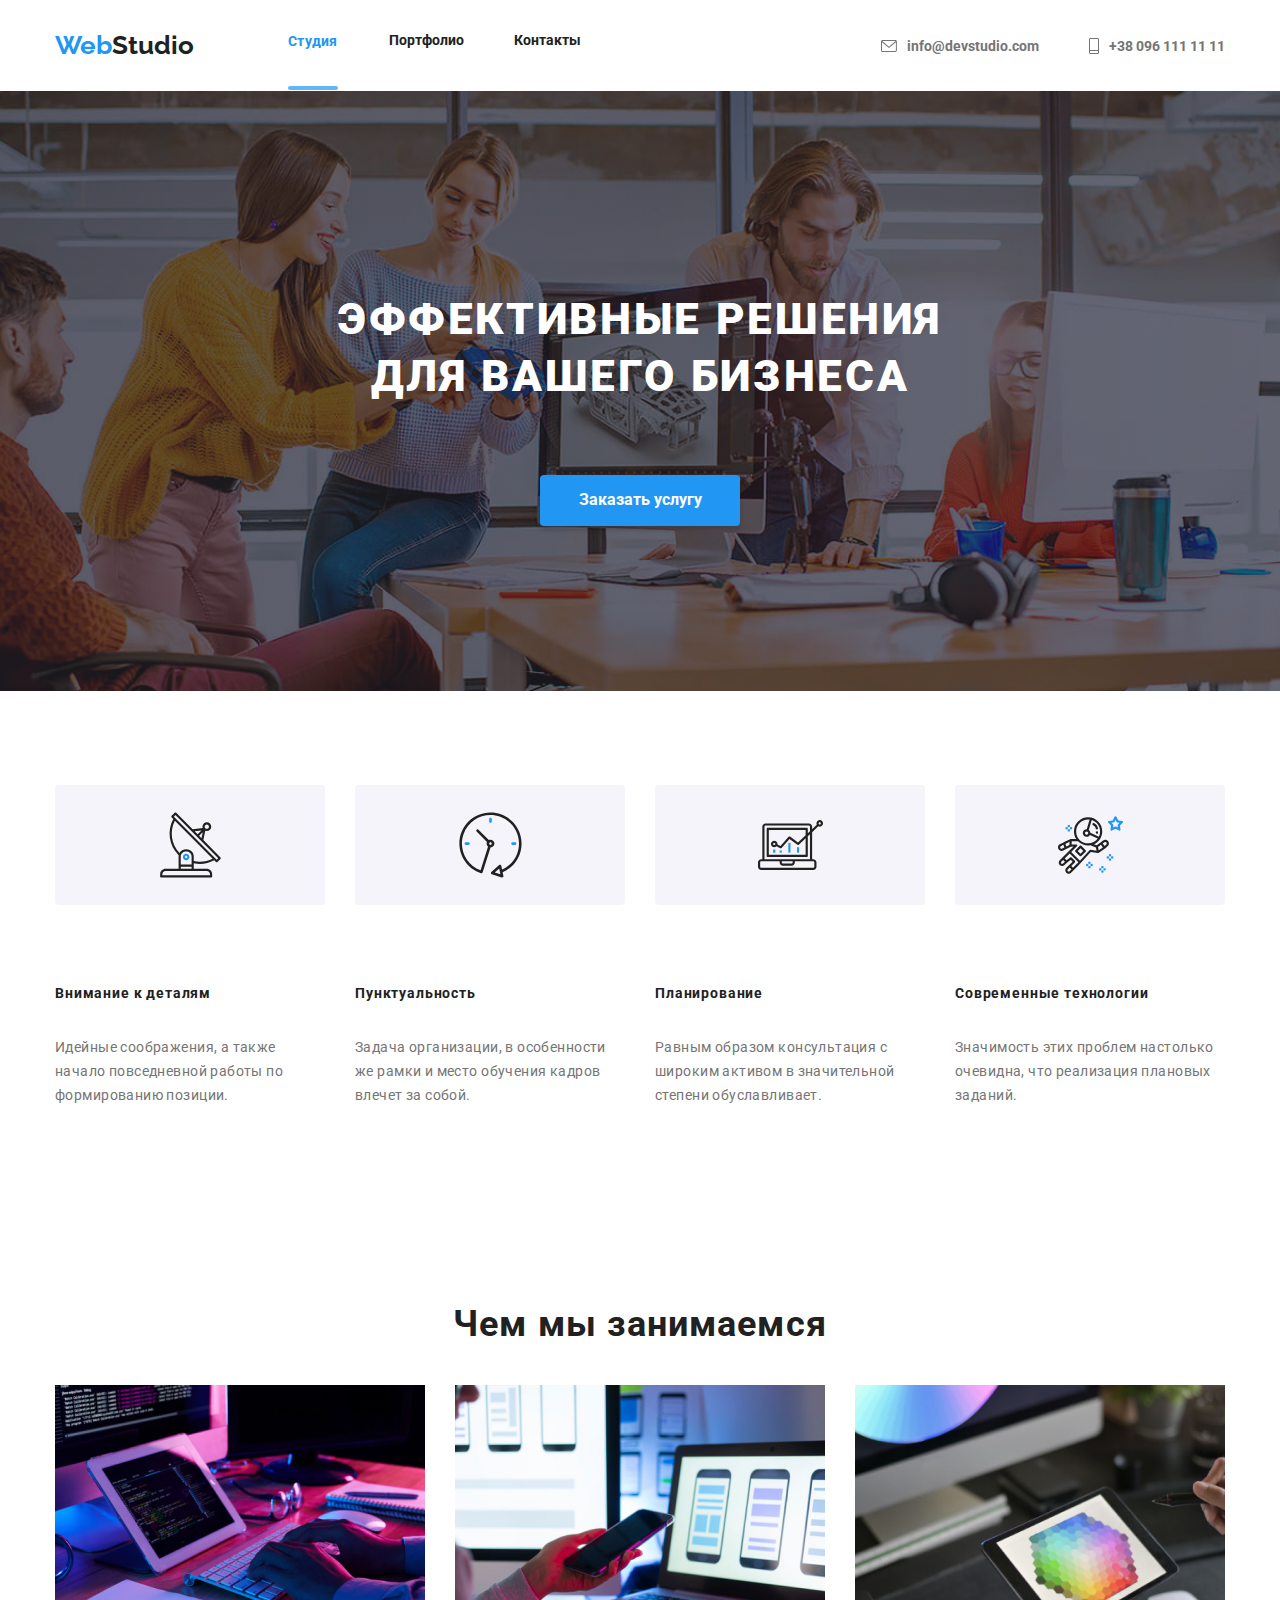
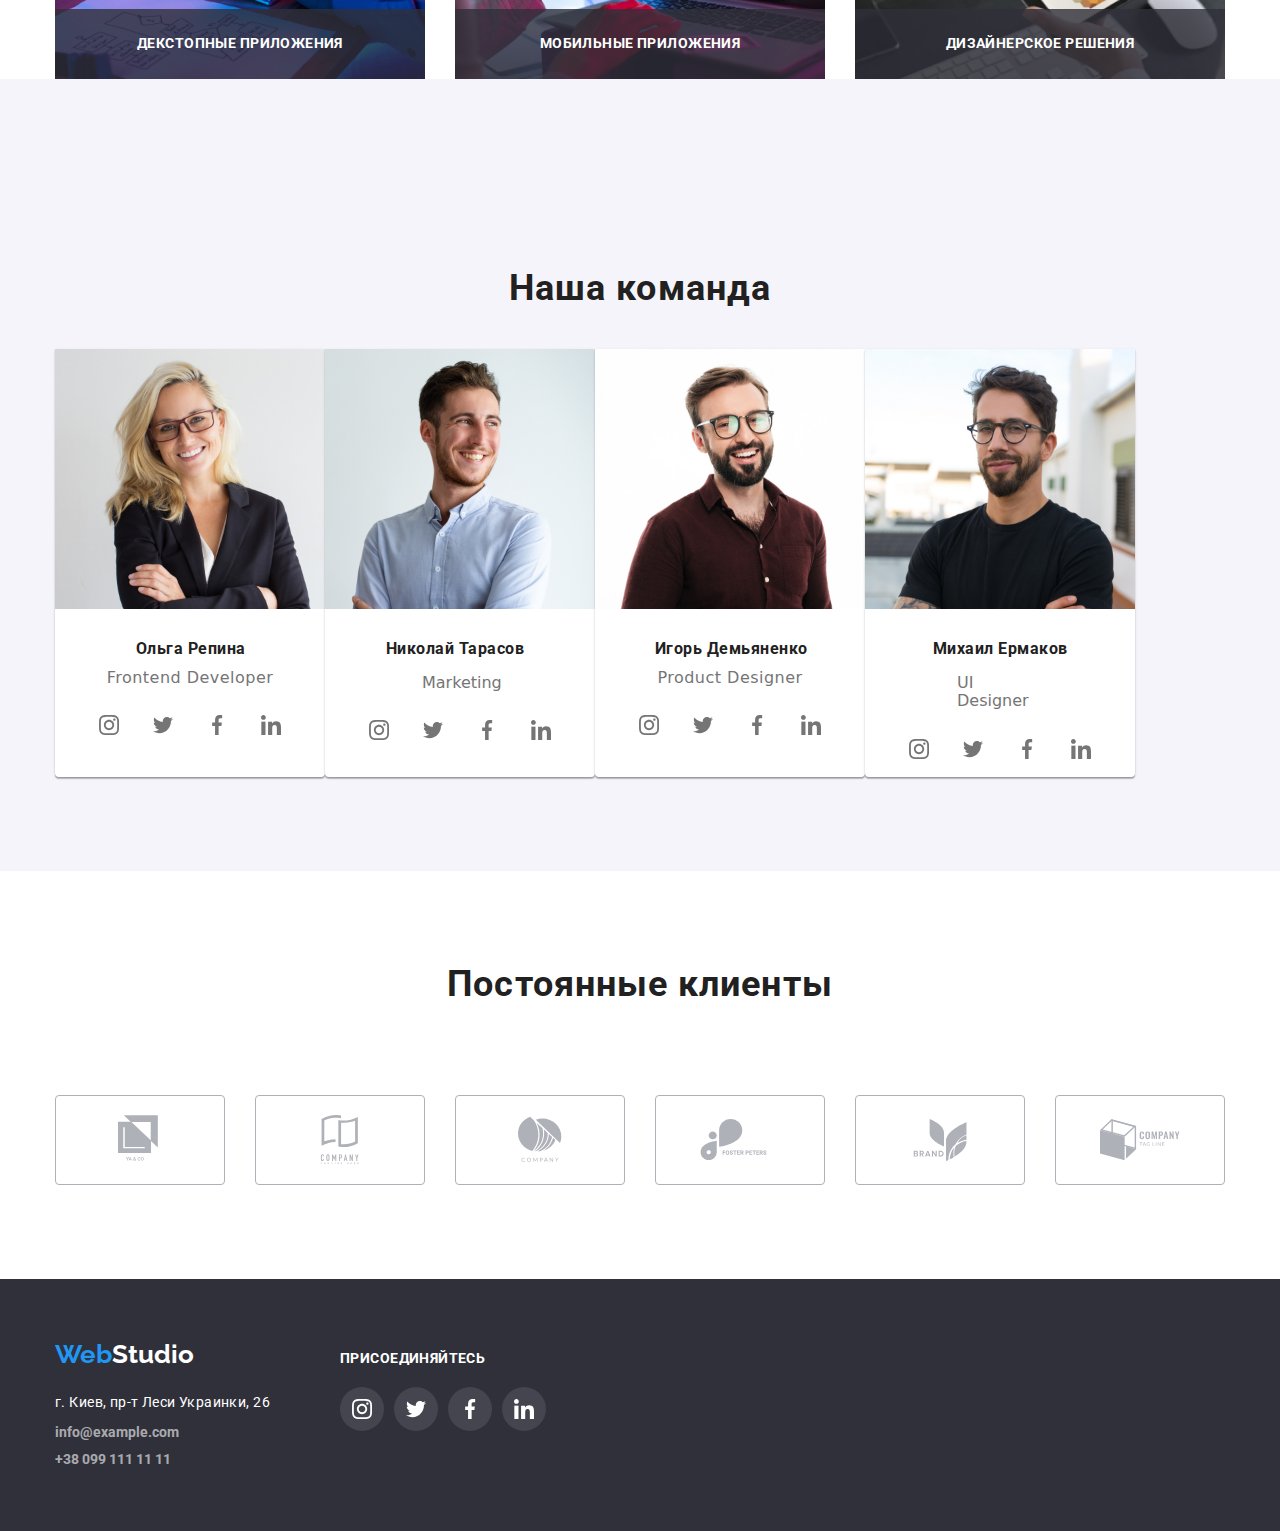
<file: index.html>
<!DOCTYPE html>
<html lang="ru">
  <head>
    <meta charset="UTF-8" />
    <meta name="viewport" content="width=device-width, initial-scale=1.0" />
    <title>HomeWork</title>
    <link
      href="https://fonts.googleapis.com/css2?family=Raleway:wght@700&family=Roboto:wght@400;500;700;900&display=fallback"
      rel="stylesheet"
    />
    <link rel="stylesheet" href="./css/styles.css" />
    <link
      lang="en"
      rel="stylesheet"
      href="https://cdnjs.cloudflare.com/ajax/libs/modern-normalize/0.7.0/modern-normalize.min.css"
    />
  </head>
  <body>
    <!-- шапка -->
    <header class="haed-hero">
      <div class="container main-div">
        <nav class="nav-header">
          <a href="./" lang="en" class="logo"
            >Web<span class="logotip">Studio</span>
          </a>

          <ul class="site-nav">
            <li class="iteam-header">
              <a class="link-active-styles current" href="#">Студия</a>
            </li>
            <li class="iteam-header">
              <a class="link" href="./portfolio.html">Портфолио</a>
            </li>
            <li class="iteam-header"><a class="link" href="#">Контакты</a></li>
          </ul>
        </nav>
        <ul class="auth-nav">
          <li class="iteam-header">
            <a class="link-mail" href="mailto:info@devstudio.com">
              <svg class="icon-mail">
                <use
                  href="./images/svg/tel/symbol-defs.svg#icon-envelope"
                ></use>
              </svg>
              info@devstudio.com
            </a>
          </li>
          <li class="iteam-header">
            <a class="link-tel" href="tel:+380961111111">
              <svg class="icon-tel">
                <use href="./images/svg/tel/symbol-defs.svg#icon-Vector"></use>
              </svg>
              +38 096 111 11 11
            </a>
          </li>
        </ul>
      </div>
    </header>

    <main>
      <!--контент -->
      <section class="section-service">
        <div class="container">
          <div><h1>Эффективные решения для вашего бизнеса</h1></div>
          <div class="section-biss">
            <button data-modal-open class="link-active-service">
              Заказать услугу
            </button>
          </div>
          <div class="backdrop is-hidden" data-modal>
            <div class="modal">
              <button class="modal-close" data-modal-close>
                <svg class="svg-close">
                  <use href="./images/svg/symbol-defs.svg#close"></use>
                </svg>
              </button>
            </div>
          </div>
        </div>
      </section>
      <!--контент 2 -->
      <section>
        <div class="container">
          <ul class="iteam-ul">
            <li class="itram-li">
              <div class="iteam-icon" aria-label="antenna">
                <svg class="svg-iteam">
                  <use
                    href="./images/svg/grop/symbol-defs.svg#iconantenna-1"
                  ></use>
                </svg>
              </div>
            </li>
            <li class="itram-li">
              <div class="iteam-icon" aria-label="clock">
                <svg class="svg-iteam">
                  <use
                    href="./images/svg/grop/symbol-defs.svg#iconclock-1"
                  ></use>
                </svg>
              </div>
            </li>
            <li class="itram-li">
              <div class="iteam-icon" aria-label="diagram">
                <svg class="svg-iteam">
                  <use
                    href="./images/svg/grop/symbol-defs.svg#icondiagram-1"
                  ></use>
                </svg>
              </div>
            </li>
            <li class="itram-li">
              <div class="iteam-icon" aria-label="astronaut">
                <svg class="svg-iteam">
                  <use
                    href="./images/svg/grop/symbol-defs.svg#iconastronaut-1"
                  ></use>
                </svg>
              </div>
            </li>
          </ul>

          <ul class="feature-list">
            <li class="iteam">
              <h3 class="link">Внимание к деталям</h3>
              <p class="link-title">
                Идейные соображения, а также начало повседневной работы по
                формированию позиции.
              </p>
            </li>
            <li class="iteam">
              <h3 class="link">Пунктуальность</h3>
              <p class="link-title">
                Задача организации, в особенности же рамки и место обучения
                кадров влечет за собой.
              </p>
            </li>
            <li class="iteam">
              <h3 class="link">Планирование</h3>
              <p class="link-title">
                Равным образом консультация с широким активом в значительной
                степени обуславливает.
              </p>
            </li>
            <li class="iteam">
              <h3 class="link">Современные технологии</h3>
              <p class="link-title">
                Значимость этих проблем настолько очевидна, что реализация
                плановых заданий.
              </p>
            </li>
          </ul>
        </div>
      </section>
      <!--контент 3 -->
      <section>
        <div class="container">
          <div><h2>Чем мы занимаемся</h2></div>
          <div class="iteam-section">
            <ul class="engaged-section">
              <li class="iteam-hero">
                <img
                  src="./images/IT.jpg"
                  width="370"
                  alt="картинка на тему IT"
                />

                <p class="img-section-hero">Декстопные приложения</p>
              </li>

              <li class="iteam-hero">
                <img
                  src="./images/IT2.jpg"
                  width="370"
                  alt="картинка на тему IT"
                />
                <p class="img-section-hero">Мобильные приложения</p>
              </li>

              <li class="iteam-hero">
                <img
                  src="./images/IT3.jpg"
                  width="370"
                  alt="картинка на тему IT"
                />
                <p class="img-section-hero">Дизайнерское решения</p>
              </li>
            </ul>
          </div>
        </div>
      </section>
      <!--контент 4 -->
      <section class="section-contentc">
        <div class="container">
          <div><h2>Наша команда</h2></div>
          <ul class="team-section">
            <li class="img-team">
              <div class="img-team-item">
                <img src="./images/human2.jpg" width="270" alt="Photo" />
                <div>
                  <h3 class="link-title-developer">Ольга Репина</h3>
                  <p class="link-title-fron">Frontend Developer</p>
                </div>
                <ul class="team-ul">
                  <li class="team-li">
                    <a
                      class="team-social"
                      href="https://www.instagram.com/"
                      target="_blank"
                      rel="noopener noreferre"
                      aria-label="ссылка Инстраграм"
                    >
                      <svg class="svg-social">
                        <use
                          href="./images/svg/imgO/symbol-defs.svg#iconinstagram"
                        ></use>
                      </svg>
                    </a>
                  </li>
                  <li class="team-li">
                    <a
                      class="team-social"
                      href="https://www.twitter.com/"
                      target="_blank"
                      rel="noopener noreferre"
                      aria-label="ссылка Инстраграм"
                    >
                      <svg class="svg-social">
                        <use
                          href="./images/svg/imgO/symbol-defs.svg#icontwitter"
                        ></use>
                      </svg>
                    </a>
                  </li>

                  <li class="team-li">
                    <a
                      class="team-social"
                      href="https://www.facebook.com/"
                      target="_blank"
                      rel="noopener noreferre"
                      aria-label="ссылка Инстраграм"
                    >
                      <svg class="svg-social">
                        <use
                          href="./images/svg/imgO/symbol-defs.svg#iconfacebook"
                        ></use>
                      </svg>
                    </a>
                  </li>
                  <li class="team-li">
                    <a
                      class="team-social"
                      href="https://www.linkedin.com/"
                      target="_blank"
                      rel="noopener noreferre"
                      aria-label="ссылка Инстраграм"
                    >
                      <svg class="svg-social">
                        <use
                          href="./images/svg/imgO/symbol-defs.svg#iconlinkedin"
                        ></use>
                      </svg>
                    </a>
                  </li>
                </ul>
              </div>
            </li>
            <li class="img-team">
              <div class="img-team-item">
                <img src="./images/human3.jpg" width="270" alt="Photo" />
                <h3 class="link-title-marketing">Николай Тарасов</h3>
                <p class="link-title-mark">Marketing</p>
                <ul class="team-ul">
                  <li class="team-li">
                    <a
                      class="team-social"
                      href="https://www.instagram.com/"
                      target="_blank"
                      rel="noopener noreferre"
                      aria-label="ссылка Инстраграм"
                    >
                      <svg class="svg-social">
                        <use
                          href="./images/svg/imgO/symbol-defs.svg#iconinstagram"
                        ></use>
                      </svg>
                    </a>
                  </li>
                  <li class="team-li">
                    <a
                      class="team-social"
                      href="https://www.twitter.com/"
                      target="_blank"
                      rel="noopener noreferre"
                      aria-label="ссылка Инстраграм"
                    >
                      <svg class="svg-social">
                        <use
                          href="./images/svg/imgO/symbol-defs.svg#icontwitter"
                        ></use>
                      </svg>
                    </a>
                  </li>

                  <li class="team-li">
                    <a
                      class="team-social"
                      href="https://www.facebook.com/"
                      target="_blank"
                      rel="noopener noreferre"
                      aria-label="ссылка Инстраграм"
                    >
                      <svg class="svg-social">
                        <use
                          href="./images/svg/imgO/symbol-defs.svg#iconfacebook"
                        ></use>
                      </svg>
                    </a>
                  </li>
                  <li class="team-li">
                    <a
                      class="team-social"
                      href="https://www.linkedin.com/"
                      target="_blank"
                      rel="noopener noreferre"
                      aria-label="ссылка Инстраграм"
                    >
                      <svg class="svg-social">
                        <use
                          href="./images/svg/imgO/symbol-defs.svg#iconlinkedin"
                        ></use>
                      </svg>
                    </a>
                  </li>
                </ul>
              </div>
            </li>
            <li class="img-team">
              <div class="img-team-item">
                <img src="./images/human.jpg" width="270" alt="Photo" />
                <div>
                  <h3 class="link-title-product">Игорь Демьяненко</h3>
                  <p class="link-title-des">Product Designer</p>
                </div>

                <ul class="team-ul">
                  <li class="team-li">
                    <a
                      class="team-social"
                      href="https://www.instagram.com/"
                      target="_blank"
                      rel="noopener noreferre"
                      aria-label="ссылка Инстраграм"
                    >
                      <svg class="svg-social">
                        <use
                          href="./images/svg/imgO/symbol-defs.svg#iconinstagram"
                        ></use>
                      </svg>
                    </a>
                  </li>
                  <li class="team-li">
                    <a
                      class="team-social"
                      href="https://www.twitter.com/"
                      target="_blank"
                      rel="noopener noreferre"
                      aria-label="ссылка Инстраграм"
                    >
                      <svg class="svg-social">
                        <use
                          href="./images/svg/imgO/symbol-defs.svg#icontwitter"
                        ></use>
                      </svg>
                    </a>
                  </li>

                  <li class="team-li">
                    <a
                      class="team-social"
                      href="https://www.facebook.com/"
                      target="_blank"
                      rel="noopener noreferre"
                      aria-label="ссылка Инстраграм"
                    >
                      <svg class="svg-social">
                        <use
                          href="./images/svg/imgO/symbol-defs.svg#iconfacebook"
                        ></use>
                      </svg>
                    </a>
                  </li>
                  <li class="team-li">
                    <a
                      class="team-social"
                      href="https://www.linkedin.com/"
                      target="_blank"
                      rel="noopener noreferre"
                      aria-label="ссылка Инстраграм"
                    >
                      <svg class="svg-social">
                        <use
                          href="./images/svg/imgO/symbol-defs.svg#iconlinkedin"
                        ></use>
                      </svg>
                    </a>
                  </li>
                </ul>
              </div>
            </li>
            <li class="img-team">
              <div class="img-team-item">
                <img src="./images/human4.jpg" width="270" alt="Photo" />
                <h3 class="link-title-desinger">Михаил Ермаков</h3>
                <p class="link-title-ui">UI Designer</p>
                <ul class="team-ul">
                  <li class="team-li">
                    <a
                      class="team-social"
                      href="https://www.instagram.com/"
                      target="_blank"
                      rel="noopener noreferre"
                      aria-label="ссылка Инстраграм"
                    >
                      <svg class="svg-social">
                        <use
                          href="./images/svg/imgO/symbol-defs.svg#iconinstagram"
                        ></use>
                      </svg>
                    </a>
                  </li>
                  <li class="team-li">
                    <a
                      class="team-social"
                      href="https://www.twitter.com/"
                      target="_blank"
                      rel="noopener noreferre"
                      aria-label="ссылка Инстраграм"
                    >
                      <svg class="svg-social">
                        <use
                          href="./images/svg/imgO/symbol-defs.svg#icontwitter"
                        ></use>
                      </svg>
                    </a>
                  </li>

                  <li class="team-li">
                    <a
                      class="team-social"
                      href="https://www.facebook.com/"
                      target="_blank"
                      rel="noopener noreferre"
                      aria-label="ссылка Инстраграм"
                    >
                      <svg class="svg-social">
                        <use
                          href="./images/svg/imgO/symbol-defs.svg#iconfacebook"
                        ></use>
                      </svg>
                    </a>
                  </li>
                  <li class="team-li">
                    <a
                      class="team-social"
                      href="https://www.linkedin.com/"
                      target="_blank"
                      rel="noopener noreferre"
                      aria-label="ссылка Инстраграм"
                    >
                      <svg class="svg-social">
                        <use
                          href="./images/svg/imgO/symbol-defs.svg#iconlinkedin"
                        ></use>
                      </svg>
                    </a>
                  </li>
                </ul>
              </div>
            </li>
          </ul>
        </div>
      </section>
      <section>
        <div class="container">
          <div><h2 class="clients">Постоянные клиенты</h2></div>
          <div>
            <ul class="ul-icon">
              <li class="company-iteam-icon">
                <a class="icon-company" href="" aria-label="yaco">
                  <svg class="svg-icon">
                    <use
                      href="./images/svg/client/symbol-defs.svg#iconyaco"
                    ></use>
                  </svg>
                </a>
              </li>
              <li class="company-iteam-icon">
                <a class="icon-company" href="" aria-label="companyteg">
                  <svg class="svg-icon">
                    <use
                      href="./images/svg/client/symbol-defs.svg#iconcompanyteg"
                    ></use>
                  </svg>
                </a>
              </li>
              <li class="company-iteam-icon">
                <a class="icon-company" href="" aria-label="company">
                  <svg class="svg-icon">
                    <use
                      href="./images/svg/client/symbol-defs.svg#iconcompany"
                    ></use>
                  </svg>
                </a>
              </li>
              <li class="company-iteam-icon">
                <a class="icon-company-active" href="" aria-label="foster">
                  <svg class="svg-icon-active">
                    <use
                      href="./images/svg/client/symbol-defs.svg#iconfoster"
                    ></use>
                  </svg>
                </a>
              </li>
              <li class="company-iteam-icon">
                <a class="icon-company" href="" aria-label="brend">
                  <svg class="svg-icon-active">
                    <use
                      href="./images/svg/client/symbol-defs.svg#iconbrend"
                    ></use>
                  </svg>
                </a>
              </li>
              <li class="company-iteam-icon">
                <a class="icon-company" href="" aria-label="teg">
                  <svg class="svg-icon-active">
                    <use
                      href="./images/svg/client/symbol-defs.svg#iconline"
                    ></use>
                  </svg>
                </a>
              </li>
            </ul>
          </div>
        </div>
      </section>
    </main>

    <!-- конец -->
    <footer class="footer-contentc">
      <div class="container">
        <!-- <div class="addres"> -->
        <div class="fot-conteiner">
          <div class="addres">
            <a href="./" lang="en" class="logo"
              >Web<span class="logo-white">Studio</span></a
            >

            <address>
              <ul class="footer-way">
                <li class="ukr">
                  <span class="siti">г. Киев, пр-т Леси Украинки, 26</span>
                </li>
                <li class="way">
                  <a class="link-mail" href="mailto:info@example.com"
                    >info@example.com</a
                  >
                </li>
                <li class="way">
                  <a class="link-tel" href="tel:+38-099-111-11-11"
                    >+38 099 111 11 11</a
                  >
                </li>
              </ul>
            </address>
          </div>
          <div class="join-icon">
            <span><h3 class="join">присоединяйтесь</h3></span>
            <ul class="fot-ul-icon">
              <li class="fot-icon">
                <a
                  class="icon"
                  href="https://www.instagram.com/"
                  aria-label="ссылка на instagram"
                >
                  <svg class="fot-svg-icon">
                    <use
                      href="./images/svg/imgO/symbol-defs.svg#iconinstagram"
                    ></use>
                  </svg>
                </a>
              </li>
              <li class="fot-icon">
                <a
                  class="icon"
                  href="https://www.twitter.com/"
                  aria-label="ссылка на twitter"
                >
                  <svg class="fot-svg-icon">
                    <use
                      href="./images/svg/imgO/symbol-defs.svg#icontwitter"
                    ></use>
                  </svg>
                </a>
              </li>
              <li class="fot-icon">
                <a
                  class="icon"
                  href="https://www.facebook.com/"
                  aria-label="ссылка на facebook"
                >
                  <svg class="fot-svg-icon">
                    <use
                      href="./images/svg/imgO/symbol-defs.svg#iconfacebook"
                    ></use>
                  </svg>
                </a>
              </li>
              <li class="fot-icon">
                <a
                  class="icon"
                  href="https://www.linkedin.com/"
                  aria-label="ссылка на linkedin"
                >
                  <svg class="fot-svg-icon">
                    <use
                      href="./images/svg/imgO/symbol-defs.svg#iconlinkedin"
                    ></use>
                  </svg>
                </a>
              </li>
            </ul>
          </div>
        </div>
      </div>
    </footer>

    <script src="./js/modal.js"></script>
  </body>
</html>
</file>
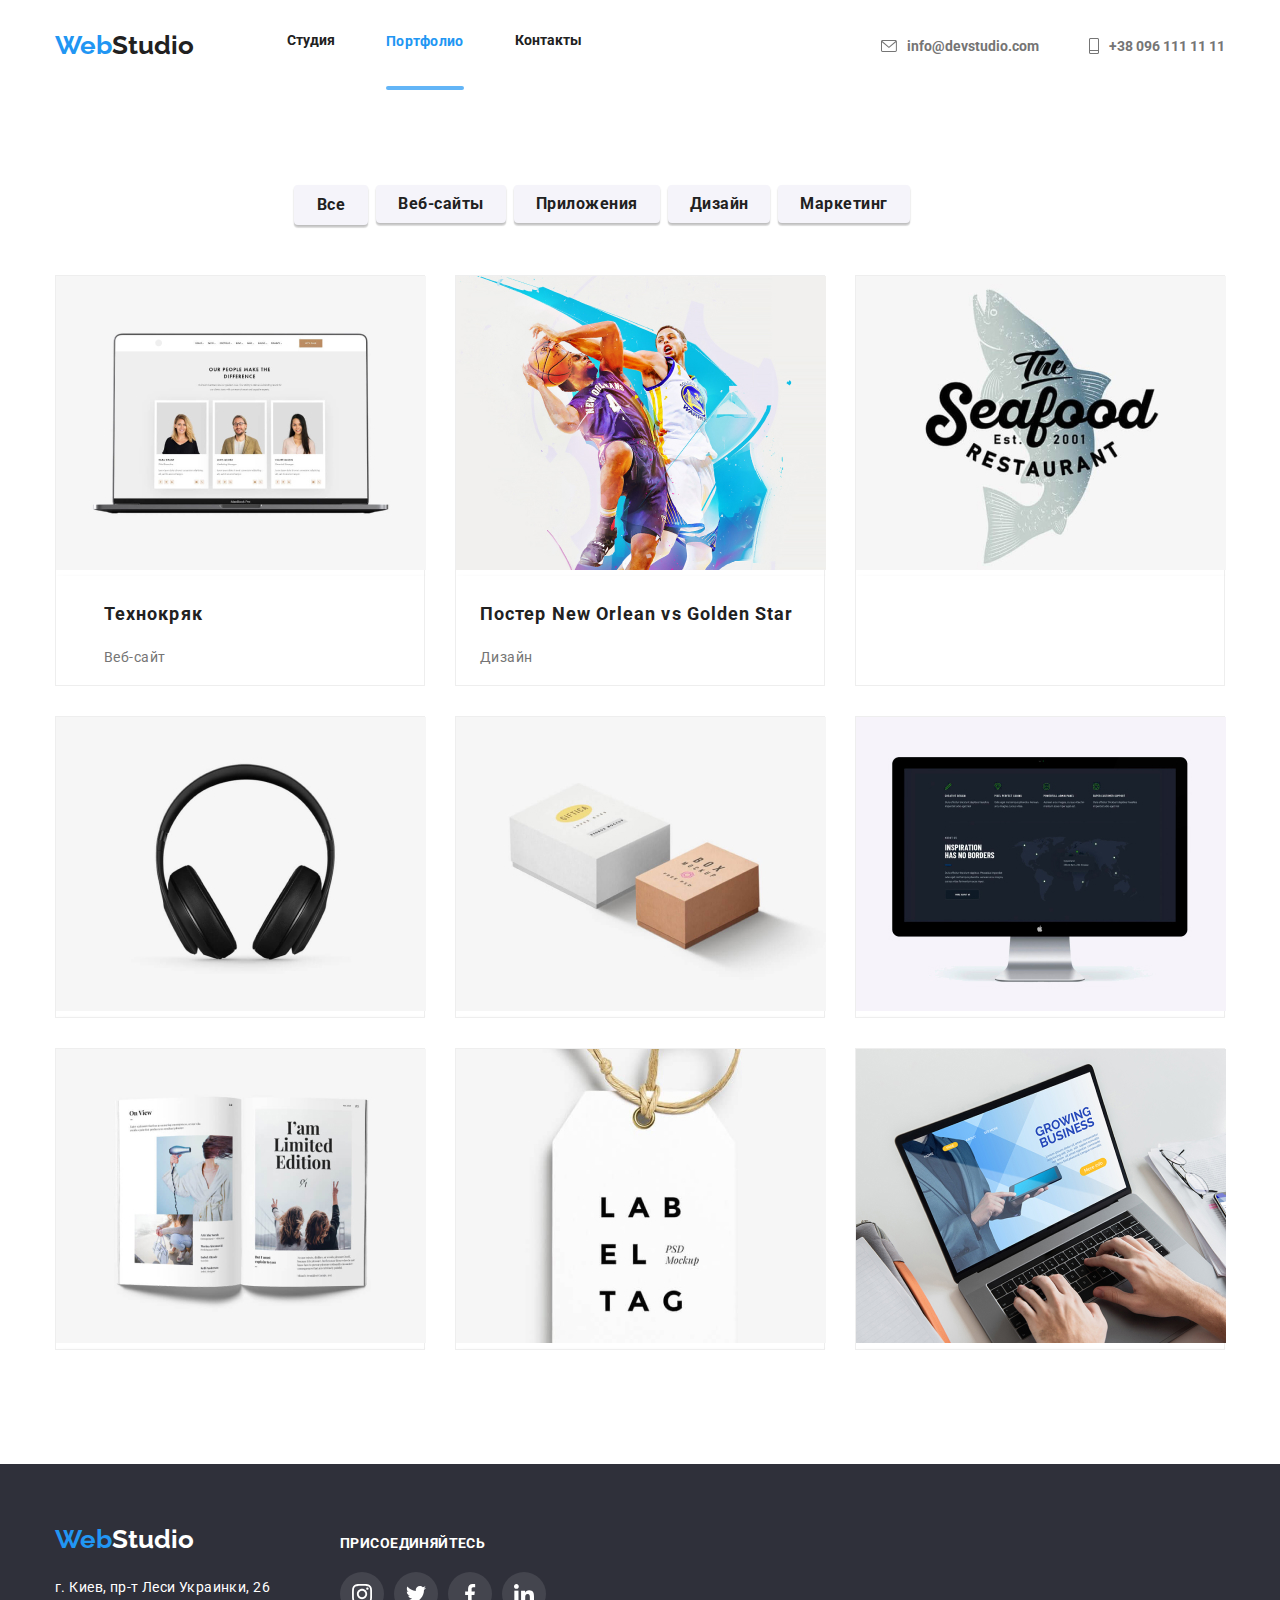
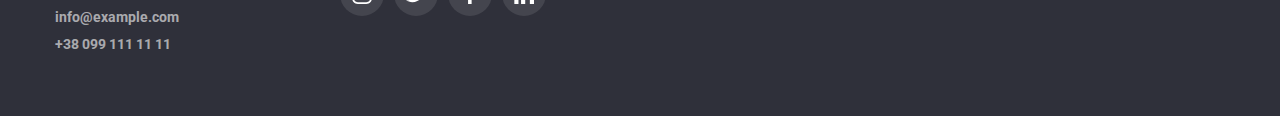
<file: portfolio.html>
<!DOCTYPE html>
<html lang="en">
  <head>
    <meta charset="UTF-8" />
    <meta name="viewport" content="width=device-width, initial-scale=1.0" />
    <title>Document</title>
    <link
      href="https://fonts.googleapis.com/css2?family=Raleway:wght@700&family=Roboto:wght@400;500;700;900&display=fallback"
      rel="stylesheet"
    />
    <link rel="stylesheet" href="./css/styles.css" />
    <link
      rel="stylesheet"
      href="https://cdnjs.cloudflare.com/ajax/libs/modern-normalize/0.7.0/modern-normalize.min.css"
    />
  </head>
  <body>
    <!--шапка-2-->
    <header>
      <div class="container main-div">
        <nav class="nav-header">
          <span class="logo">Web</span><span class="logotip">Studio</span>
          <ul class="site-nav">
            <li class="iteam-header">
              <a class="link" href="./index.html">Студия</a>
            </li>
            <li class="iteam-header">
              <a class="link-active-styles current" href="">Портфолио</a>
            </li>
            <li class="iteam-header"><a class="link" href="">Контакты</a></li>
          </ul>
        </nav>
        <ul class="auth-nav">
          <li class="iteam-header">
            <a class="link-mail" href="mailto:info@devstudio.com">
              <svg class="icon-mail">
                <use
                  href="./images/svg/tel/symbol-defs.svg#icon-envelope"
                ></use>
              </svg>
              info@devstudio.com
            </a>
          </li>
          <li class="iteam-header">
            <a class="link-tel" href="tel:+380961111111">
              <svg class="icon-tel">
                <use href="./images/svg/tel/symbol-defs.svg#icon-Vector"></use>
              </svg>
              +38 096 111 11 11
            </a>
          </li>
        </ul>
      </div>
    </header>
    <main>
      <section class="section-main">
        <div class="container">
          <!--Контент-->
          <ul class="section-auth">
            <li class="button-main">
              <button class="link-active-button">Все</button>
            </li>
            <li class="button-main">
              <button class="button">Веб-сайты</button>
            </li>
            <li class="button-main">
              <button class="button">Приложения</button>
            </li>
            <li class="button-main"><button class="button">Дизайн</button></li>
            <li class="button-main">
              <button class="button">Маркетинг</button>
            </li>
          </ul>

          <!--контент2-->
          <div class="cards">
            <ul class="images-conteiner">
              <li class="flex-element">
                <div class="box">
                  <a class="h-over" href="./images/technocryk.jpg"
                    ><img
                      src="./images/technocryk.jpg"
                      width="370"
                      alt="технокряк"
                    />

                    <div class="overlay">
                      <p>
                        Технокряк это современная площадка распространения
                        коронавируса. Компании используют эту платформу для
                        цифрового шпионажа и атак на защищённые сервера
                        конкурентов.
                      </p>
                    </div>
                  </a>
                </div>

                <div class="title-portgolio">
                  <h3 class="h-portofolio">Технокряк</h3>
                  <p class="link-title-por">Веб-сайт</p>
                </div>
              </li>

              <li class="flex-element">
                <div class="box">
                  <a href="./images/sport.jpg"
                    ><img src="./images/sport.jpg" width="370" alt="спорт"
                  />
                    <div class="overlay">
                      <p>
                        Технокряк это современная площадка распространения
                        коронавируса. Компании используют эту платформу для
                        цифрового шпионажа и атак на защищённые сервера
                        конкурентов.
                      </p>
                    </div>
                </a>
                </div>
                <div class="img-port">
                  <h3 class="star">Постер New Orlean vs Golden Star</h3>
                  <p class="link-title-por">Дизайн</p>
                </div>
              </li>

              <li class="flex-element">
                <div class="box">
                  <a href="./images/fish.jpg"
                    ><img src="./images/fish.jpg" width="370" alt="рыба"
                  />
                    <div class="overlay">
                      <p>
                        Технокряк это современная площадка распространения
                        коронавируса. Компании используют эту платформу для
                        цифрового шпионажа и атак на защищённые сервера
                        конкурентов.
                      </p>
                    </div>
                </a>
                  <h3 class="h-portofolio">Ресторан Seafood</h3>
                  <p class="link-title-por">Приложение</p>
                </div>
              </li>

              <li class="flex-element">
                <div class="box">
                  <a href="./images/headphones.jpg"
                    ><img
                      src="./images/headphones.jpg"
                      width="370"
                      alt="наушники"
                  />
                  <div class="overlay">
                    <p>
                      Технокряк это современная площадка распространения
                      коронавируса. Компании используют эту платформу для
                      цифрового шпионажа и атак на защищённые сервера
                      конкурентов.
                    </p>
                  </div>
                </a>
                  <h3 class="h-portofolio">headphones</h3>
                  <p class="link-title-por">Маркетинг</p>
                </div>
              </li>
              <li class="flex-element">
                <div class="box">
                  <a href="./images/box.jpg"
                    ><img src="./images/box.jpg" width="370" alt="коробка"
                  />
                  <div class="overlay">
                    <p>
                      Технокряк это современная площадка распространения
                      коронавируса. Компании используют эту платформу для
                      цифрового шпионажа и атак на защищённые сервера
                      конкурентов.
                    </p>
                  </div>
                </a>
                  <h3 class="h-portofolio">Маркетинг</h3>
                  <p class="link-title-por">Приложение</p>
                </div>
              </li>

              <li class="flex-element">
                <div class="box">
                  <a href="./images/monitor.jpg"
                    ><img src="./images/monitor.jpg" width="370" alt="монитор"
                  />
                    <div class="overlay">
                      <p>
                        Технокряк это современная площадка распространения
                        коронавируса. Компании используют эту платформу для
                        цифрового шпионажа и атак на защищённые сервера
                        конкурентов.
                      </p>
                    </div>
                </a>
                  <h3 class="h-portofolio">Inspiration has no Borders</h3>
                  <p class="link-title-por">Веб-сайт</p>
                </div>
              </li>

              <li class="flex-element">
                <div class="box">
                  <a href="./images/books.jpg">
                  <img src="./images/books.jpg" width="370" alt="книги" />
                  <div class="overlay">
                    <p>
                      Технокряк это современная площадка распространения
                      коронавируса. Компании используют эту платформу для
                      цифрового шпионажа и атак на защищённые сервера
                      конкурентов.
                    </p>
                  </div>
                </a>
                  <h3 class="h-portofolio">Издание Limited Edition</h3>
                  <p class="link-title-por">Дизайн</p>
                </div>
              </li>

              <li class="flex-element">
                <div class="box">
                  <a href="./images/trinket.jpg"
                    ><img src="./images/trinket.jpg" width="370" alt="брелок"
                  />
                <div class="overlay">
                  <p>
                    Технокряк это современная площадка распространения
                    коронавируса. Компании используют эту платформу для
                    цифрового шпионажа и атак на защищённые сервера
                    конкурентов.
                  </p>
                </div>
                </a>
                  <h3 class="h-portofolio">Проект LAB</h3>
                  <p class="link-title-por">Маркетинг</p>
                </div>
              </li>

              <li class="flex-element">
                <div class="box">
                  <a href="./images/nootbook.jpg"
                    ><img src="./images/nootbook.jpg" width="370" alt="ноутбук"
                  />
                    <div class="overlay">
                      <p>
                        Технокряк это современная площадка распространения
                        коронавируса. Компании используют эту платформу для
                        цифрового шпионажа и атак на защищённые сервера
                        конкурентов.
                      </p>
                    </div>
                </a>
                  <h3 class="h-portofolio">Growing Business</h3>
                  <p class="link-title-por">Приложение</p>
                </div>
              </li>
            </ul>
          </div>
        </div>
      </section>
    </main>
    <!--конец-->
    <footer class="footer-contentc">
      <div class="container">
        <!-- <div class="addres"> -->
        <div class="fot-conteiner">
          <div class="addres">
            <a href="./" lang="en" class="logo"
              >Web<span class="logo-white">Studio</span></a
            >

            <address>
              <ul class="footer-way">
                <li class="ukr">
                  <span class="siti">г. Киев, пр-т Леси Украинки, 26</span>
                </li>
                <li class="way">
                  <a class="link-mail" href="mailto:info@example.com"
                    >info@example.com</a
                  >
                </li>
                <li class="way">
                  <a class="link-tel" href="tel:+38-099-111-11-11"
                    >+38 099 111 11 11</a
                  >
                </li>
              </ul>
            </address>
          </div>
          <div class="join-icon">
            <div><h3 class="join">присоединяйтесь</h3></div>
            <ul class="fot-ul-icon">
              <li class="fot-icon">
                <a
                  class="icon"
                  href="https://www.instagram.com/"
                  aria-label="ссылка на instagram"
                >
                  <svg class="fot-svg-icon">
                    <use
                      href="./images/svg/imgO/symbol-defs.svg#iconinstagram"
                    ></use>
                  </svg>
                </a>
              </li>
              <li class="fot-icon">
                <a
                  class="icon"
                  href="https://www.twitter.com/"
                  aria-label="ссылка на twitter"
                >
                  <svg class="fot-svg-icon">
                    <use
                      href="./images/svg/imgO/symbol-defs.svg#icontwitter"
                    ></use>
                  </svg>
                </a>
              </li>
              <li class="fot-icon">
                <a
                  class="icon"
                  href="https://www.facebook.com/"
                  aria-label="ссылка на facebook"
                >
                  <svg class="fot-svg-icon">
                    <use
                      href="./images/svg/imgO/symbol-defs.svg#iconfacebook"
                    ></use>
                  </svg>
                </a>
              </li>
              <li class="fot-icon">
                <a
                  class="icon"
                  href="https://www.linkedin.com/"
                  aria-label="ссылка на linkedin"
                >
                  <svg class="fot-svg-icon">
                    <use
                      href="./images/svg/imgO/symbol-defs.svg#iconlinkedin"
                    ></use>
                  </svg>
                </a>
              </li>
            </ul>
          </div>
        </div>
      </div>
    </footer>
  </body>
</html>
</file>
<file: css/styles.css>
:root {
  --black: #212121;
  --active: #2196f3;
  --gray: #757575;
  --white-1: rgba(255, 255, 255, 0.6);
  --white-2: #ffffff;
  --font-family: Roboto, sans-serif;
  --secondary-bg-color: #2f303a;
  --mainer-bg-color: #e5e5e5;
  --icons-bg-color: #f5f4fa;
  --icons-bg-company: #afb1b8;
  --bg-modal: rgba(0, 0, 0, 0.2);
  --animation: cubic-bezier(0.4, 0, 0.2, 1);
  --bg-tch: rgba(33, 150, 243, 0.9);
  --color-nav-fot: rgba(255, 255, 255, 0.6);
}
.img-section-hero {
  margin: 0;
}
ul {
  padding-left: 0;
  margin: 0;
}
h3 {
  margin: 0;
}
body {
  margin: 0;
  color: var(--black);
}
.section-main {
  background-color: var(--white-2);
}
.container {
  width: 1210px;
  padding-left: 20px;
  padding-right: 20px;
  margin-right: auto;
  margin-left: auto;
}

.logo {
  text-decoration: none;
  font-family: Raleway, sans-serif;
  font-style: normal;
  font-weight: 700;
  font-size: 26px;
  line-height: 1.19;
  color: var(--active);
}
.logotip {
  text-decoration: none;
  font-family: Raleway, sans-serif;
  font-style: normal;
  font-weight: 700;
  font-size: 26px;
  line-height: 1.19;
  color: var(--black);
}

.main-div {
  display: flex;
  align-items: center;
}
.nav-header {
  align-items: center;
  display: flex;
}
.section-auth {
  margin-top: 94px;
  margin-bottom: 50px;
  list-style-type: none;
  margin-left: 239px;
  display: flex;
}
.section-auth .button-main:not(:last-child) {
  list-style-type: none;
  margin-right: 8px;
}
.site-nav {
  list-style-type: none;
  margin-left: 93px;
  display: flex;
}
.site-nav .iteam-header:not(:last-child) {
  list-style-type: none;
  margin-right: 50px;
}
.auth-nav {
  list-style-type: none;
  display: flex;
  margin-left: auto;
}
.auth-nav .iteam-header + .iteam-header {
  margin-left: 50px;
}
.images-conteiner {
  list-style-type: none;
  display: flex;
  flex-wrap: wrap;
  margin-bottom: 114px;
}
.flex-element {
  width: calc((100% - 30px * 2) / 3);
  margin-right: 30px;
  margin-bottom: 30px;

  background: var(--white-2);
  border: 1px solid #eeeeee;
}
.flex-element:nth-child(3n) {
  margin-right: 0;
}
.flex-element:nth-last-child(-n + 3) {
  margin-bottom: 0;
}

.iteam-header .link-tel {
  display: inline-flex;
  margin-top: 32px;
  margin-bottom: 32px;
  text-decoration: none;
  font-family: Roboto, sans-serif;

  font-weight: 700;
  font-size: 14px;
  line-height: 16px;
  color: var(--gray);
  transition: color 250ms var(--animation), box-shadow 250ms var(--animation),
    background-color 250ms var(--animation);
}

.way .link-tel {
  display: inline-flex;
  text-decoration: none;
  font-family: Roboto, sans-serif;
  font-style: normal;
  font-weight: 700;
  font-size: 14px;
  line-height: 16px;

  transition: color 250ms var(--animation), box-shadow 250ms var(--animation),
    background-color 250ms var(--animation);
  color: var(--color-nav-fot);
}

.icon-tel {
  width: 10px;
  height: 16px;
  margin-right: 10px;
  fill: currentColor;
}

.iteam-header .link-mail {
  display: inline-flex;
  margin-top: 32px;
  margin-bottom: 32px;
  align-items: center;
  text-decoration: none;

  font-family: Roboto, sans-serif;
  font-weight: 700;
  font-size: 14px;
  line-height: 16px;

  transition: color 250ms var(--animation), box-shadow 250ms var(--animation),
    background-color 250ms var(--animation);
  color: var(--gray);
}
.way .link-mail {
  display: inline-flex;
  align-items: center;
  text-decoration: none;
  font-family: Roboto, sans-serif;
  font-style: normal;
  font-weight: 700;
  font-size: 14px;
  line-height: 16px;

  transition: color 250ms var(--animation), box-shadow 250ms var(--animation),
    background-color 250ms var(--animation);
  color: var(--color-nav-fot);
}
.way .link-mail:hover,
.way .link-mail:focus {
  color: var(--active);
}
.way .link-tel:hover,
.way .link-tel:hover {
  color: var(--active);
}
.way .link-mail:hover,
.way .link-mail:focus {
  color: var(--active);
}
.auth-nav .link-mail:hover,
.auth-nav .link-mail:focus {
  color: var(--active);
  fill: var(--active);
}

.auth-nav .link-tel:hover,
.auth-nav .link-tel:focus {
  color: var(--active);
  fill: var(--active);
}
.icon-mail {
  width: 16px;
  height: 12px;
  margin-right: 10px;
  fill: currentColor;
}

.iteam-header .link {
  margin-top: 32px;
  margin-bottom: 32px;
}

.link {
  display: block;
  padding-bottom: 11px;

  text-decoration: none;
  font-family: Roboto, sans-serif;
  font-style: normal;
  font-weight: 700;
  font-size: 14px;
  line-height: 16px;

  transition: color 250ms var(--animation), box-shadow 250ms var(--animation),
    background-color 250ms var(--animation);
  color: var(--black);
}
.site-nav .link:hover {
  color: var(--active);
}
.link-active:hover {
  color: var(--active);
}
.site-nav .current {
  color: var(--active);
}
.list {
  padding: 0;
  margin: 0;
  list-style: none;
}

.section-service {
  /* max-width: 1610px;  */
  height: 600px;
  margin-right: auto;
  margin-left: auto;
  text-align: center;
  background-color: var(--secondary-bg-color);
  background-image: linear-gradient(
      to right,
      rgba(47, 48, 58, 0.5),
      rgba(47, 48, 58, 0.4)
    ),
    url(../images/new_photo.jpg);
  background-repeat: no-repeat;
  background-position: center;
  background-size: cover;
}
.section-biss {
  padding-top: 30px;
}
h1 {
  padding-top: 200px;
  text-align: center;
  display: inline-block;
  margin-top: 0;
  margin-bottom: 40px;
  width: 696px;
  text-transform: uppercase;
  font-family: Roboto, sans-serif;
  font-style: normal;
  font-weight: 900;
  font-size: 44px;
  line-height: 1.3;
  letter-spacing: 0.06em;
  color: var(--white-2);
}
.link-active-styles {
  display: inline-block;
  border: 1px solid transparent;
  border-radius: 6px;
  padding-top: 32px;
  padding-bottom: 11px;
  text-decoration: none;
  text-align: center;
  position: relative;

  font-family: Roboto, sans-serif;
  font-style: normal;
  font-weight: 700;
  font-size: 14px;
  line-height: 16px;
  letter-spacing: 0.02em;

  color: var(--black);
  transition: color 250ms var(--animation), box-shadow 250ms var(--animation),
    background-color 250ms var(--animation);
}
.link-active-styles:hover {
  color: var(--active);
}
.link-active-styles::after {
  content: "";
  position: absolute;
  left: 0;
  bottom: -30px;
  width: 100%;
  height: 4px;
  border-radius: 2px;
  background-color: var(--active);

  opacity: 0.7;
  transition: opacity 250ms var(--animation);
}
.link-active-service {
  display: inline-block;
  padding: 10px 32px;
  text-decoration: none;
  border: 1px solid transparent;
  min-width: 136px;
  width: 200px;

  font-family: Roboto, sans-serif;
  font-style: normal;
  font-weight: 700;
  font-size: 16px;
  line-height: 1.8;

  background: var(--active);
  box-shadow: 0px 4px 4px rgba(0, 0, 0, 0.15);
  border-radius: 4px;
  color: var(--white-2);
}
.backdrop {
  position: fixed;
  top: 0;
  left: 0;
  width: 100%;
  height: 100%;
  background-color: var(--bg-modal);

  opacity: 1;
  visibility: visible;
  transition: opasity 250ms cubic-bezier(0.4, 0, 0.2, 1),
    visibility 250ms cubic-bezier(0.4, 0, 0.2, 1);
}
.backdrop.is-hidden {
  visibility: hidden;
  opacity: 0;
  pointer-events: none;
}
.modal {
  position: absolute;
  top: 50%;
  left: 50%;
  transform: translate(-50%, -50%);

  min-width: 528px;
  min-height: 581px;

  background-color: var(--white-2);
}
.modal-close {
  position: absolute;
  top: 1%;
  left: 94%;

  padding: 6px;

  width: 30px;
  height: 30px;

  background: var(--white-2);
  border: 1px solid rgba(0, 0, 0, 0.1);
  box-shadow: 0px 1px 3px rgba(0, 0, 0, 0.12), 0px 1px 1px rgba(0, 0, 0, 0.14),
    0px 2px 1px rgba(0, 0, 0, 0.2);
  border-radius: 100%;
}
.svg-close {
  width: 18px;
  height: 18px;
}
.feature-list {
  display: flex;
  flex-wrap: wrap;
  list-style-type: none;
}
.feature-list .iteam {
  width: 270px;
  margin-right: 30px;
}
.feature-list .iteam:last-child {
  margin: 0;
}

.feature-list .link-title {
  width: 270px;
  height: 75px;
  left: 215px;
  top: 800px;
  padding-top: 10px;
}

.link-active-button {
  display: inline-block;
  padding: 6px 22px;
  border: 1px solid transparent;
  min-width: 73px;
  text-decoration: none;

  font-family: Roboto, sans-serif;
  font-style: normal;
  font-weight: 700;
  font-size: 16px;
  line-height: 26px;
  text-align: center;

  color: var(--black);

  letter-spacing: 0.03em;

  box-shadow: 0px 3px 1px rgba(0, 0, 0, 0.1), 0px 1px 2px rgba(0, 0, 0, 0.08),
    0px 2px 2px rgba(0, 0, 0, 0.12);
  border-radius: 4px;
  background: var(--icons-bg-color);

  transition: color 250ms var(--animation), box-shadow 250ms var(--animation),
    background-color 250ms var(--animation);
}
.link-active-button:hover {
  background-color: var(--active);
  color: var(--white-2);
}
.button {
  display: inline-block;
  padding: 6px 22px;
  border-radius: 1px solid transparent;
  box-shadow: 0px 3px 1px rgba(0, 0, 0, 0.1), 0px 1px 2px rgba(0, 0, 0, 0.08),
    0px 2px 2px rgba(0, 0, 0, 0.12);
  text-decoration: none;
  border: 4px;

  font-family: Roboto, sans-serif;
  font-style: normal;
  font-weight: 700;

  font-size: 16px;
  line-height: 1.6;
  text-align: center;
  letter-spacing: 0.03em;
  background: var(--icons-bg-color);
  color: var(--black);

  box-shadow: 0px 3px 1px rgba(0, 0, 0, 0.1), 0px 1px 2px rgba(0, 0, 0, 0.08),
    0px 2px 2px rgba(0, 0, 0, 0.12);
  border-radius: 4px;

  transition: color 250ms var(--animation), box-shadow 250ms var(--animation),
    background-color 250ms var(--animation);
}
.button:hover {
  background-color: var(--active);
  color: var(--white-2);
}
.link-title {
  /* margin-bottom: 20px; */
  /* margin-left: 24px; */
  width: 100%;
  height: 19px;
  font-family: Roboto, sans-serif;
  font-style: 400;
  font-weight: 400;
  font-size: 14px;
  line-height: 1.7;
  letter-spacing: 0.03em;
  color: var(--gray);
}
.portfolio-li {
  text-decoration: none;
}
.link-title-por {
  width: 100%;
  height: 19px;
  padding-left: 24px;
  margin-bottom: 20px;
  font-family: Roboto, sans-serif;
  font-style: 400;
  font-weight: 400;
  font-size: 14px;
  line-height: 1.7;
  letter-spacing: 0.03em;
  color: var(--gray);
}
h2 {
  text-align: center;
  margin-top: 94px;
  margin-bottom: 40px;

  font-family: Roboto, sans-serif;
  font-style: 400;
  font-weight: 700;
  font-size: 36px;
  line-height: 42px;

  letter-spacing: 0.03em;
  color: var(--black);
}
.engaged-section {
  list-style-type: none;
  display: flex;
}
.iteam-hero {
  margin-right: 30px;
  width: calc((100%-30px * 2) / 3);
}
.iteam-hero:nth-child(4n) {
  margin-right: 0;
}
.team-section {
  flex-wrap: wrap;
  list-style-type: none;
  display: flex;
}
.engaged-section .engaged-section:nth-last-child(-n + 3) {
  margin-bottom: 0;
}
.engaged-section {
  position: relative;
}
img {
  display: block;
  max-width: 370px;
  height: auto;
}

.img-section-hero {
  position: absolute;
  height: 70px;
  width: 370px;
  bottom: 0;

  padding-top: 27px;
  padding-bottom: 27px;

  background-color: rgba(47, 48, 58, 0.8);
  font-family: Roboto;
  font-style: normal;
  font-weight: 700;
  font-size: 14px;
  line-height: 1.14;
  text-align: center;
  letter-spacing: 0.03em;
  text-transform: uppercase;

  color: var(--white-2);
}
.img-team {
  width: calc((100%-60) / 4);
}
.img-team-item {
  background: var(--white-2);

  width: 270px;
  height: 428px;
  box-shadow: 0px 1px 3px rgba(0, 0, 0, 0.12), 0px 1px 1px rgba(0, 0, 0, 0.14),
    0px 2px 1px rgba(0, 0, 0, 0.2);
  border-radius: 0px 0px 4px 4px;
}

.iteam-section .img-team:not(:last-child) {
  margin-right: 0;
}

.iteam {
  padding-top: 50px;
  padding-bottom: 94px;
}
.iteam-ul {
  list-style-type: none;
  display: flex;
}
.itram-li:not(:last-child) {
  margin-right: 30px;
}
.iteam-icon {
  margin-top: 94px;
  margin-bottom: 30px;
  display: flex;
  justify-content: center;
  align-items: center;
  width: 270px;
  height: 120px;
  background: var(--icons-bg-color);
  border-radius: 4px;
}
.svg-iteam {
  width: 65px;
  height: 70px;
}

.link-title-desinger {
  width: 270px;
  margin-left: 68px;
  margin-right: 68px;
  margin-top: 30px;

  font-family: Roboto, sans-serif;
  font-weight: 700;
  font-size: 16px;
  line-height: 19px;

  letter-spacing: 0.03em;
  color: var(--black);
}
.link-title-product {
  width: 270px;
  margin-left: 60px;
  margin-right: 59px;
  margin-top: 30px;

  font-family: Roboto, sans-serif;
  font-weight: 700;
  font-size: 16px;
  line-height: 19px;

  letter-spacing: 0.03em;

  color: var(--black);
}
.link-title-marketing {
  width: 270px;
  margin-left: 61px;
  margin-right: 60px;
  margin-top: 30px;

  font-family: Roboto, sans-serif;
  font-weight: 700;
  font-size: 16px;
  line-height: 19px;

  letter-spacing: 0.03em;

  color: var(--black);
}
.link-title-developer {
  width: 270px;
  margin-left: 81px;
  margin-right: 80px;
  margin-top: 30px;

  font-family: Roboto, sans-serif;

  font-weight: 700;
  font-size: 16px;
  line-height: 19px;

  letter-spacing: 0.03em;
  color: var(--black);
}
h3 {
  width: 322px;
  font-family: Roboto, sans-serif;
  font-weight: 700;
  font-size: 18px;
  line-height: 2;
  letter-spacing: 0.06em;
  color: var(--black);
}
.title-portgolio {
  margin-left: 24px;
}
.h-portofolio {
  width: 322px;
  padding-left: 24px;
  padding-top: 20px;
  font-family: Roboto, sans-serif;
  font-weight: 700;
  font-size: 18px;
  line-height: 2;
  letter-spacing: 0.06em;
  color: var(--black);
}
.cards .flex-element:hover,
.cards .flex-element:focus {
  box-shadow: 0px 1px 1px rgba(0, 0, 0, 0.12), 0px 4px 4px rgba(0, 0, 0, 0.06),
    1px 4px 6px rgba(0, 0, 0, 0.16);
}
.box {
  position: relative;
  overflow: hidden;
  width: 370px;
  height: 300px;
  margin-left: auto;
  margin-right: auto;
}
.h-over {
  text-decoration: none;
}
.box:hover .overlay {
  transform: translateY(0);
}
.overlay {
  position: absolute;
  top: 0;
  left: 0;
  width: 100%;
  height: 100%;
  background-color: var(--bg-tch);

  border: 1px solid #eeeeee;
  box-shadow: 0px 1px 1px rgba(0, 0, 0, 0.12), 0px 4px 4px rgba(0, 0, 0, 0.06),
    1px 4px 6px rgba(0, 0, 0, 0.16);
  transform: translateY(100%);
  transition: transform 250ms ease;
}
.overlay > p {
  width: 370px;
  height: 294px;

  font-family: Roboto, sans-serif;
  font-style: normal;
  font-weight: 500;
  font-size: 18px;
  line-height: 28px;
  letter-spacing: 0.03em;

  color: var(--white-2);

  padding-left: 24px;
  padding-right: 24px;
  padding-top: 63px;
  padding-bottom: 63px;
  margin: 0;
}
.star {
  font-family: Roboto, sans-serif;
  font-style: normal;
  font-weight: 700;
  font-size: 18px;
  line-height: 36px;
  letter-spacing: 0.06em;
  margin-left: 24px;
  margin-right: 24px;
  margin-top: 20px;
}

.img-team .link-title-mark {
  margin-left: 97px;
  margin-right: 97px;

  color: var(--gray);
}
.link-title-fron {
  margin-top: 10px;
  margin-bottom: 16px;
  text-align: center;
  font-weight: 400;
  font-size: 16px;
  line-height: 1.19;
  letter-spacing: 0.03em;

  color: var(--gray);
}
.team-ul {
  margin-left: 32px;
  margin-bottom: 30px;
  display: flex;
  list-style-type: none;
}
.team-li:not(:last-child) {
  margin-right: 10px;
}
.team-social {
  display: flex;
  justify-content: center;
  align-items: center;

  width: 44px;
  height: 44px;
  border-radius: 50%;

  color: var(--gray);
  transition: color 250ms var(--animation), box-shadow 250ms var(--animation),
    background-color 250ms var(--animation);
}
.team-social:hover {
  color: var(--white-2);
  background-color: var(--active);
}
.svg-social {
  width: 20px;
  height: 20px;
  fill: currentColor;
}

.link-title-des {
  margin-top: 10px;
  margin-bottom: 16px;
  text-align: center;
  font-weight: 400;
  font-size: 16px;
  line-height: 1.19;
  text-align: center;
  letter-spacing: 0.03em;
  color: var(--gray);
}
.link-title-ui {
  margin-left: 92px;
  margin-right: 91px;

  width: 87px;

  color: var(--gray);
}
.clients {
  font-family: Roboto, sans-serif;
  font-style: 400;
  font-weight: 700;
  font-size: 36px;
  line-height: 1.1;
  text-align: center;
  letter-spacing: 0.03em;
}
.ul-icon {
  display: flex;
  list-style-type: none;
}

.company-iteam-icon {
  margin-bottom: 94px;
  margin-top: 50px;
}
.company-iteam-icon:not(:last-child) {
  margin-right: 30px;
}

.icon-company {
  display: flex;
  justify-content: center;
  align-items: center;
  width: 170px;
  height: 90px;
  border: 1px solid var(--icons-bg-company);
  border-radius: 4px;
  background-color: var(--white-2);
  transition: color 250ms var(--animation), box-shadow 250ms var(--animation),
    background-color 250ms var(--animation);
}
.icon-company:hover {
  border: 1px solid var(--active);
  fill: var(--active);
}
.svg-icon {
  fill: var(--icons-bg-company);
  width: 44px;
  height: 49px;
}
.svg-icon:hover {
  fill: var(--active);
}
.icon-company-active {
  display: flex;
  justify-content: center;
  align-items: center;
  width: 170px;
  height: 90px;
  border: 1px solid var(--icons-bg-company);
  border-radius: 4px;
  background-color: var(--white-2);
}
.icon-company-active:hover {
  border: 1px solid var(--active);
  fill: var(--active);
}
.svg-icon-active {
  fill: var(--icons-bg-company);
  width: 80px;
  height: 42px;
}
.svg-icon-active:hover {
  fill: var(--active);
}
.section-contentc {
  padding-top: 94px;
  padding-bottom: 94px;
  background-color: var(--icons-bg-color);
}
.footer-contentc {
  height: 252px;
  background-color: var(--secondary-bg-color);
}
.fot-conteiner {
  display: flex;
}
.addres {
  margin-top: 60px;
}
.logotip-fot {
  display: inline-block;
}
.footer-way {
  list-style-type: none;
}
.way {
  padding-top: 9px;
}
.join-icon {
  display: inline-flex;
  flex-direction: column;
  margin-left: 70px;
  margin-top: 70px;
}
.join {
  display: inline-block;

  font-family: Roboto, sans-serif;
  font-style: normal;
  font-weight: 700;
  font-size: 14px;
  line-height: 1.1;
  letter-spacing: 0.03em;
  text-transform: uppercase;

  color: var(--white-2);
}
.fot-ul-icon {
  list-style-type: none;
  display: flex;
  margin-top: 20px;
}
.fot-icon:not(:last-child) {
  margin-right: 10px;
}
.icon {
  display: flex;
  justify-content: center;
  align-items: center;
  border: none;
  width: 44px;
  height: 44px;
  border-radius: 50%;

  background: rgba(255, 255, 255, 0.1);
  color: var(--white-2);
  transition: color 250ms var(--animation), box-shadow 250ms var(--animation),
    background-color 250ms var(--animation);
}
.icon:hover,
.icon:focus {
  background-color: var(--active);
}
.fot-svg-icon {
  transition: color 250ms var(--animation), box-shadow 250ms var(--animation),
    background-color 250ms var(--animation);
  width: 20px;
  height: 20px;
  fill: currentColor;
}

.logo-white {
  color: var(--white-2);
}
.siti {
  font-family: Roboto, sans-serif;
  font-style: normal;
  font-weight: 700px;
  font-size: 14px;
  line-height: 24px;

  letter-spacing: 0.03em;
  display: inline-block;
  padding-top: 20px;
  color: var(--white-2);
}
</file>
